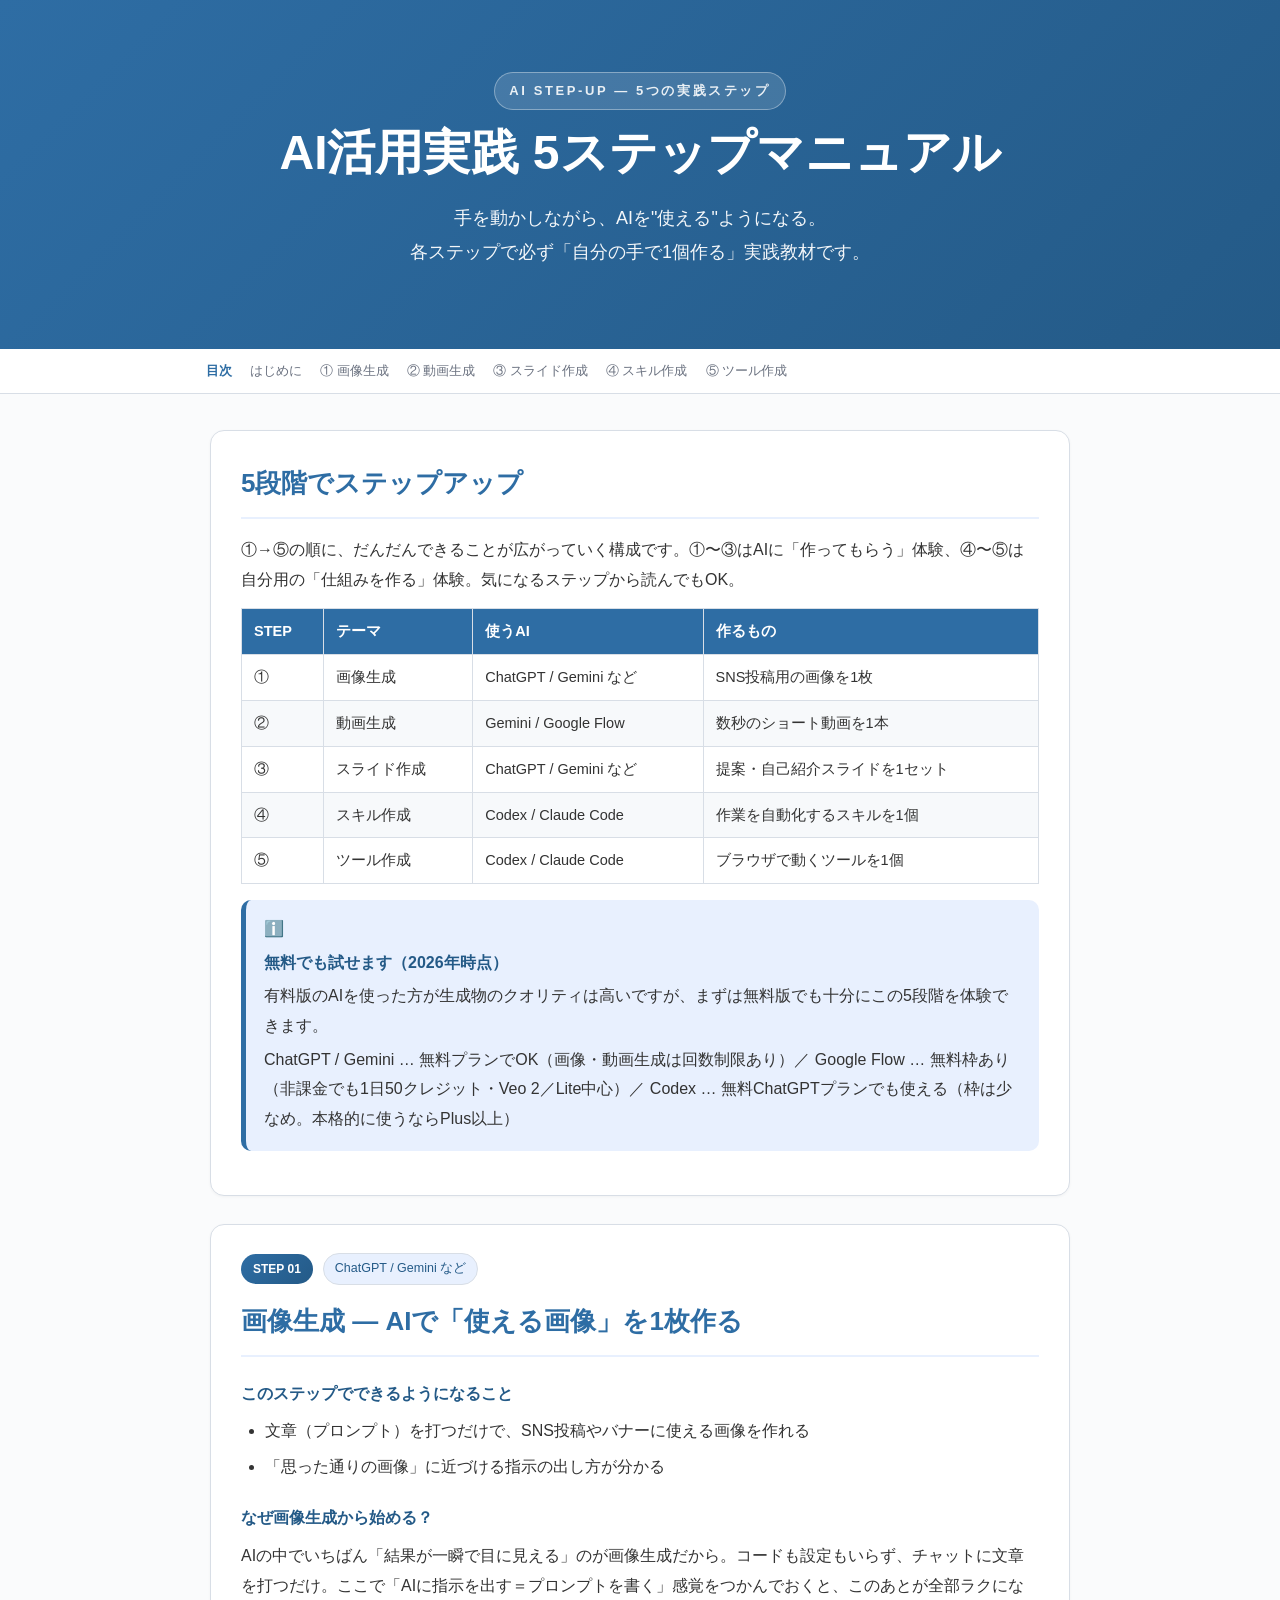
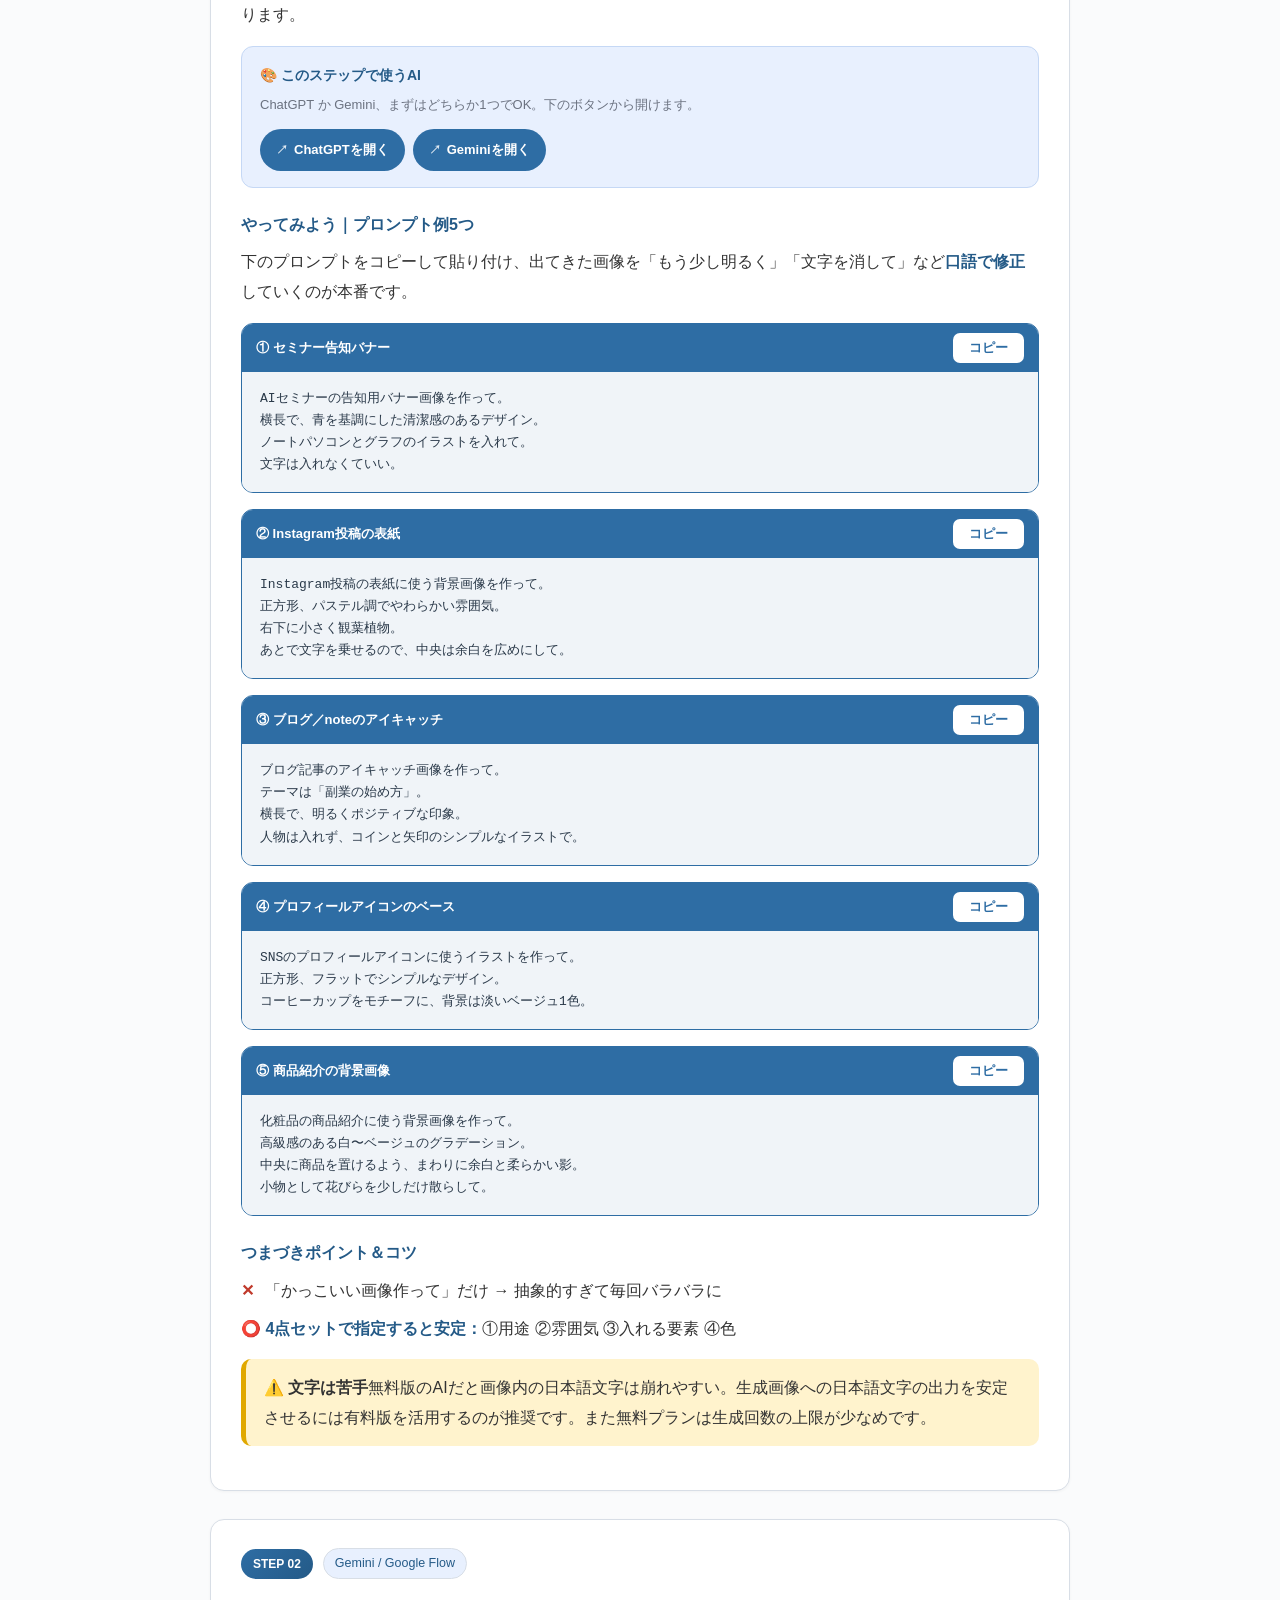
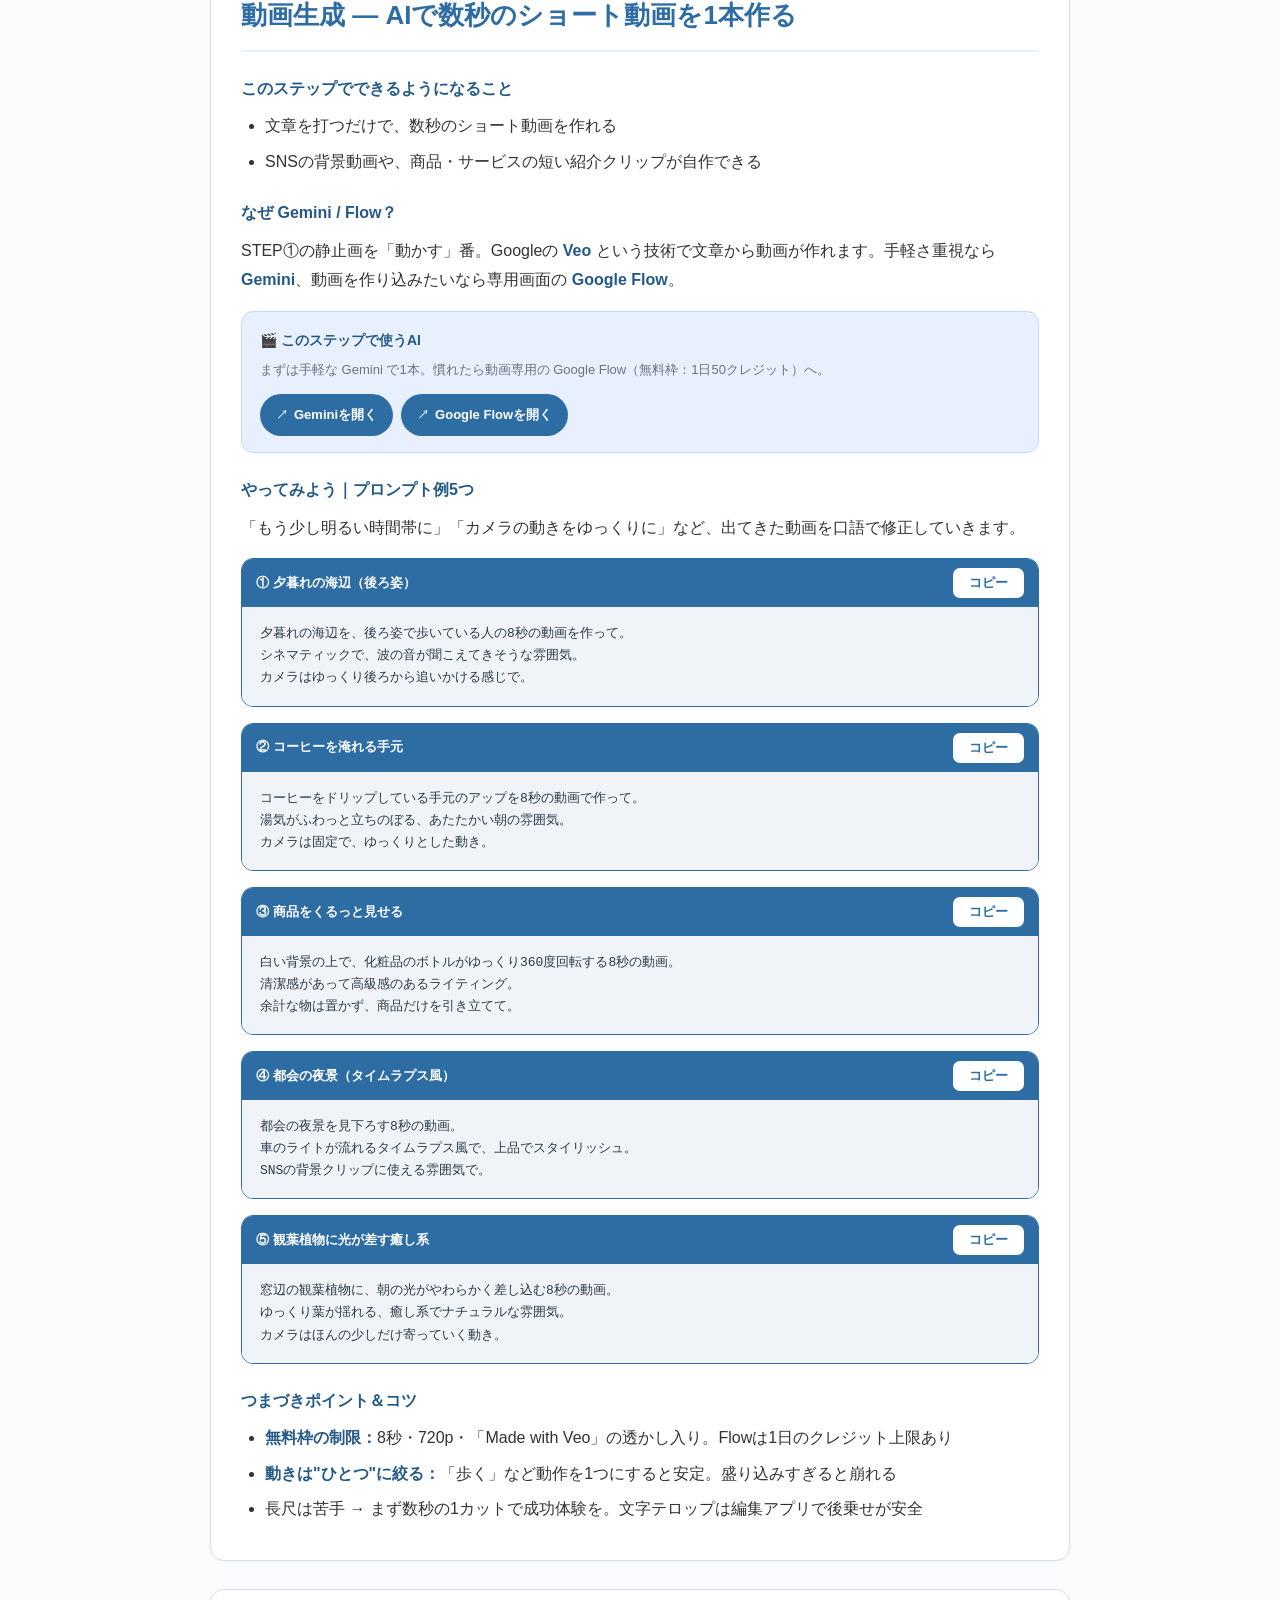
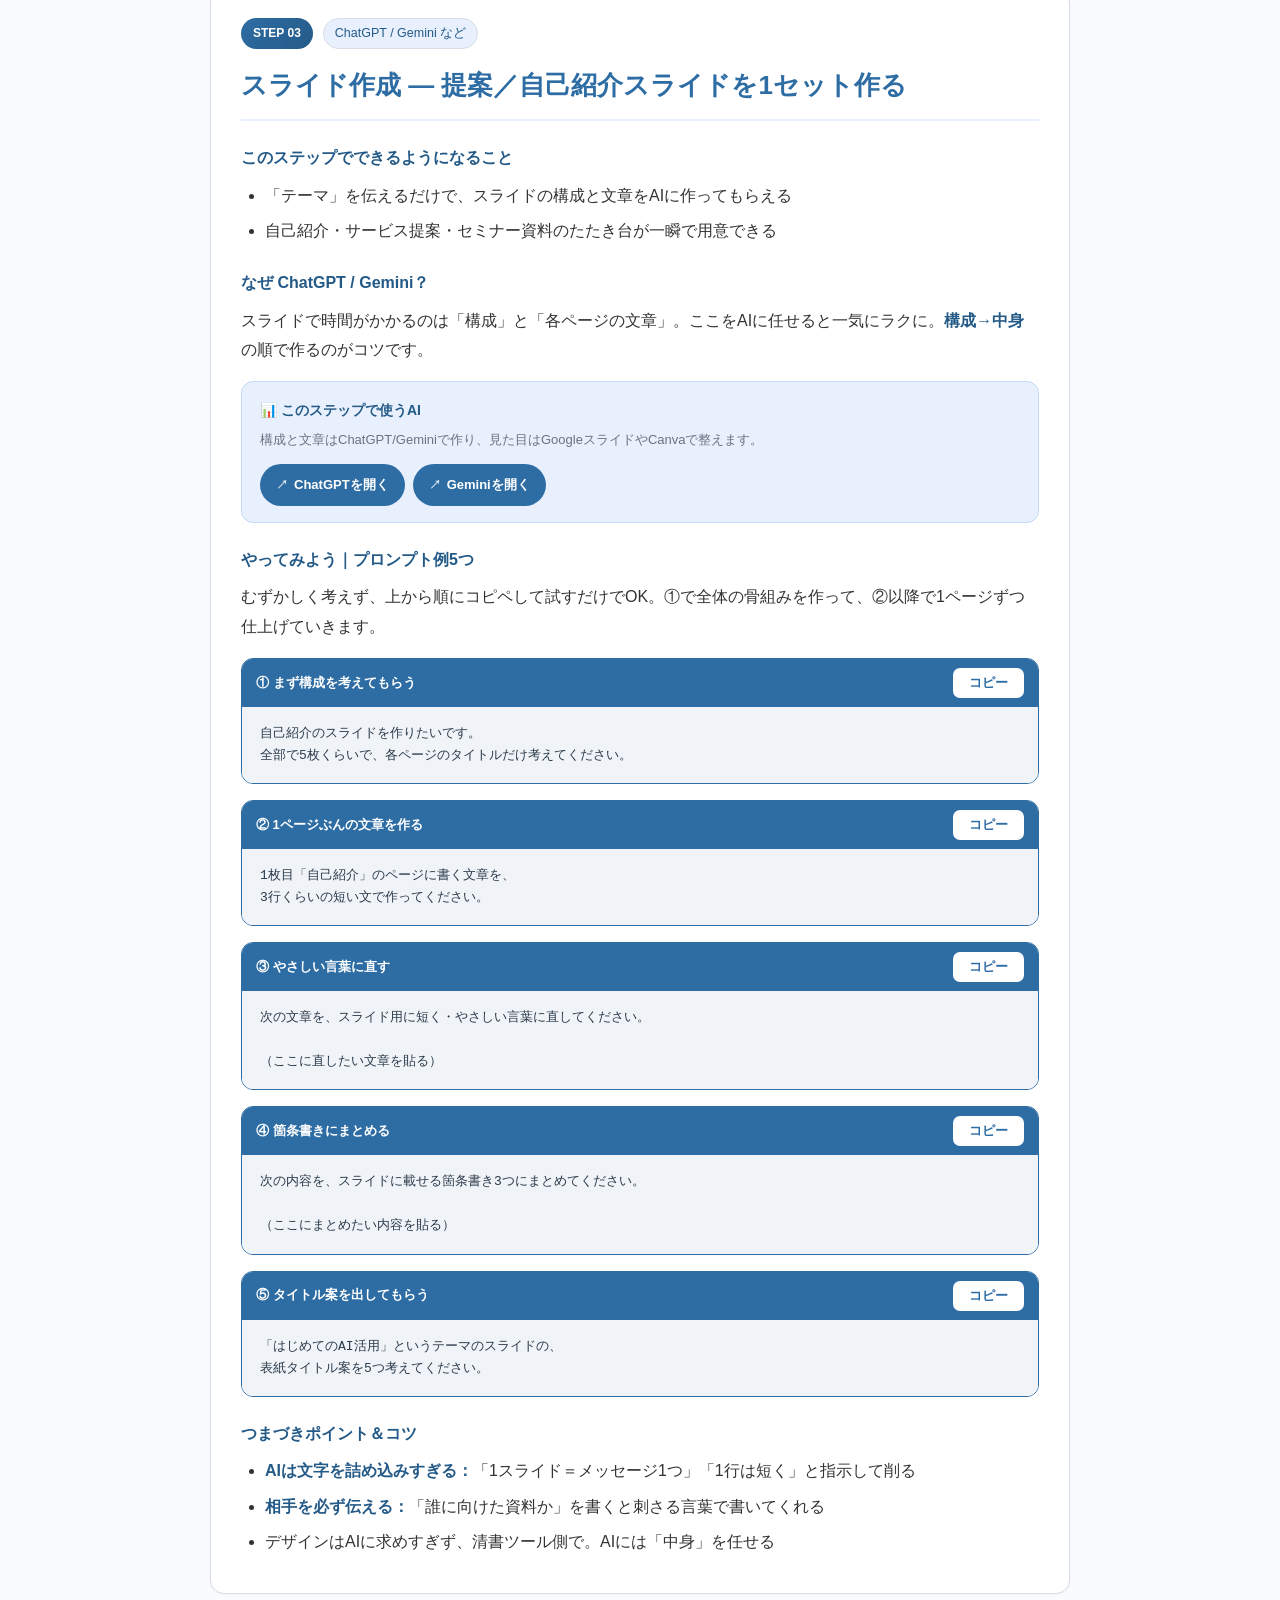
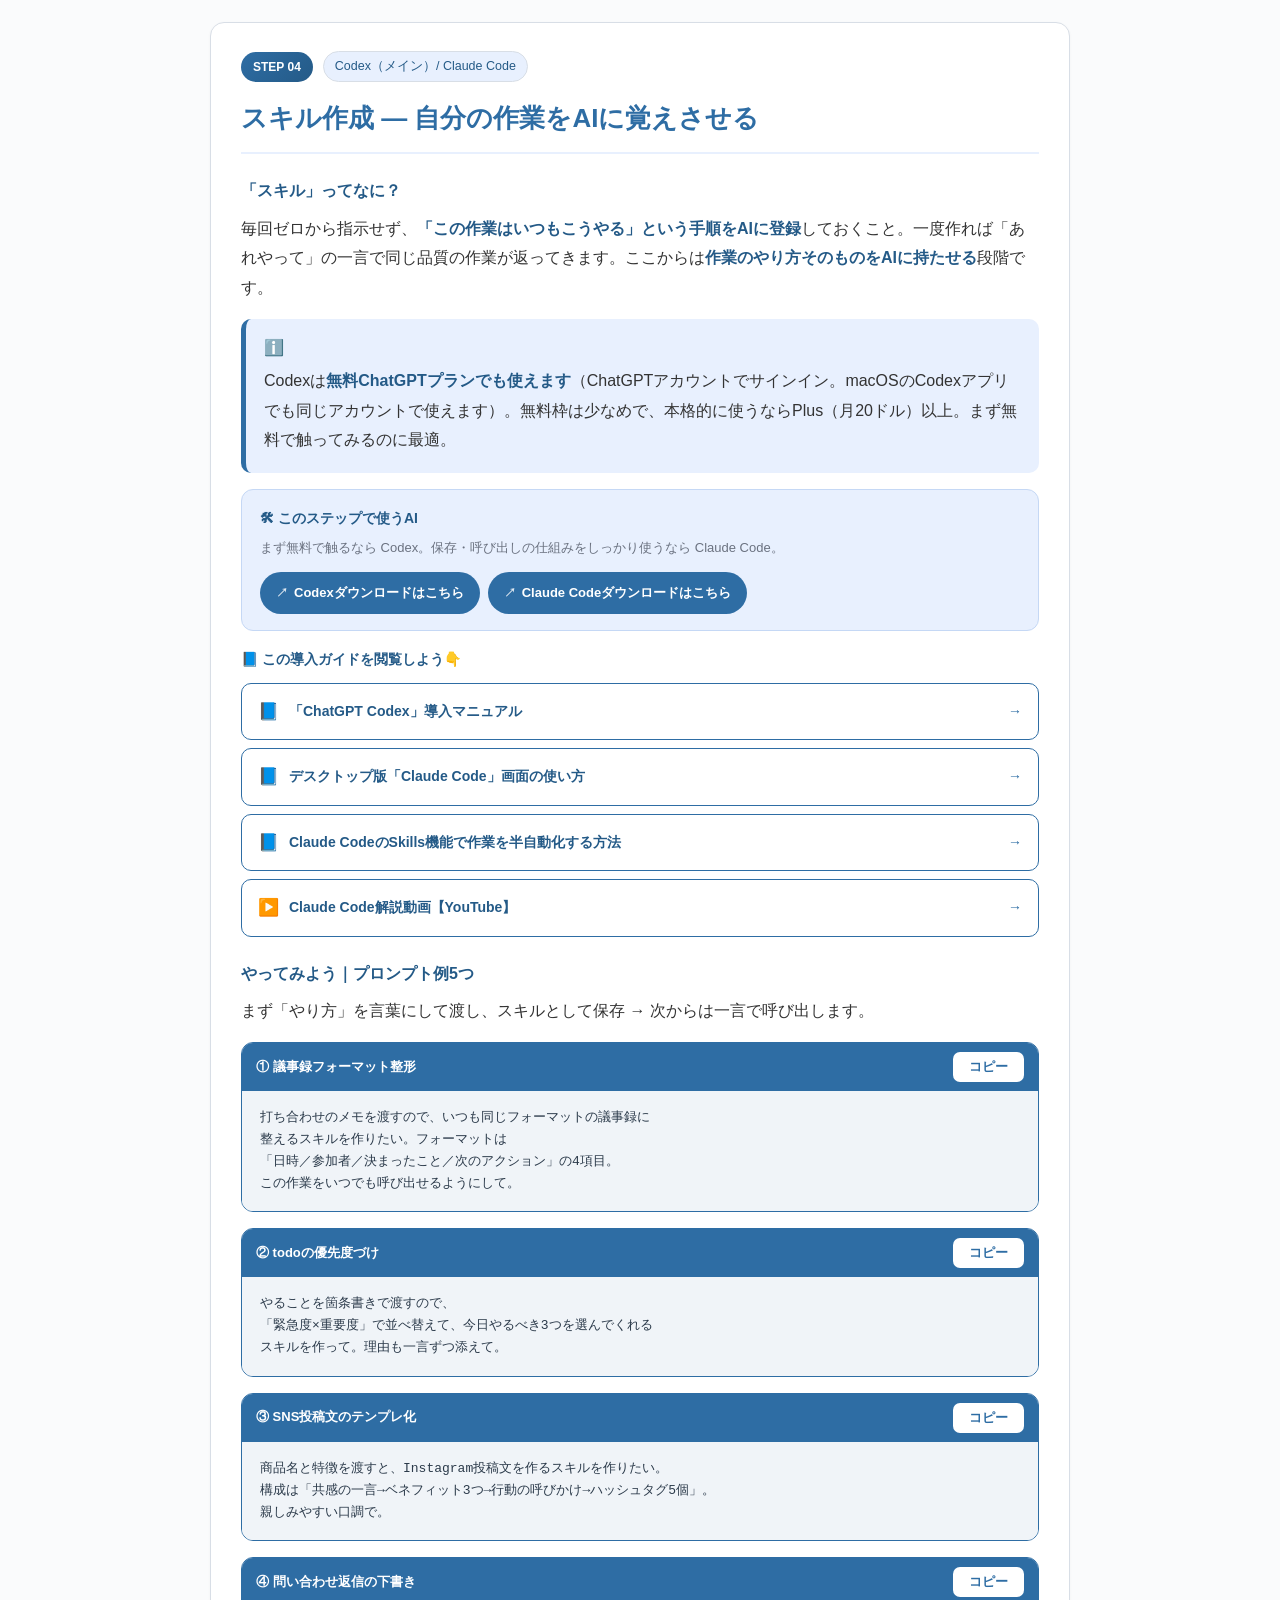
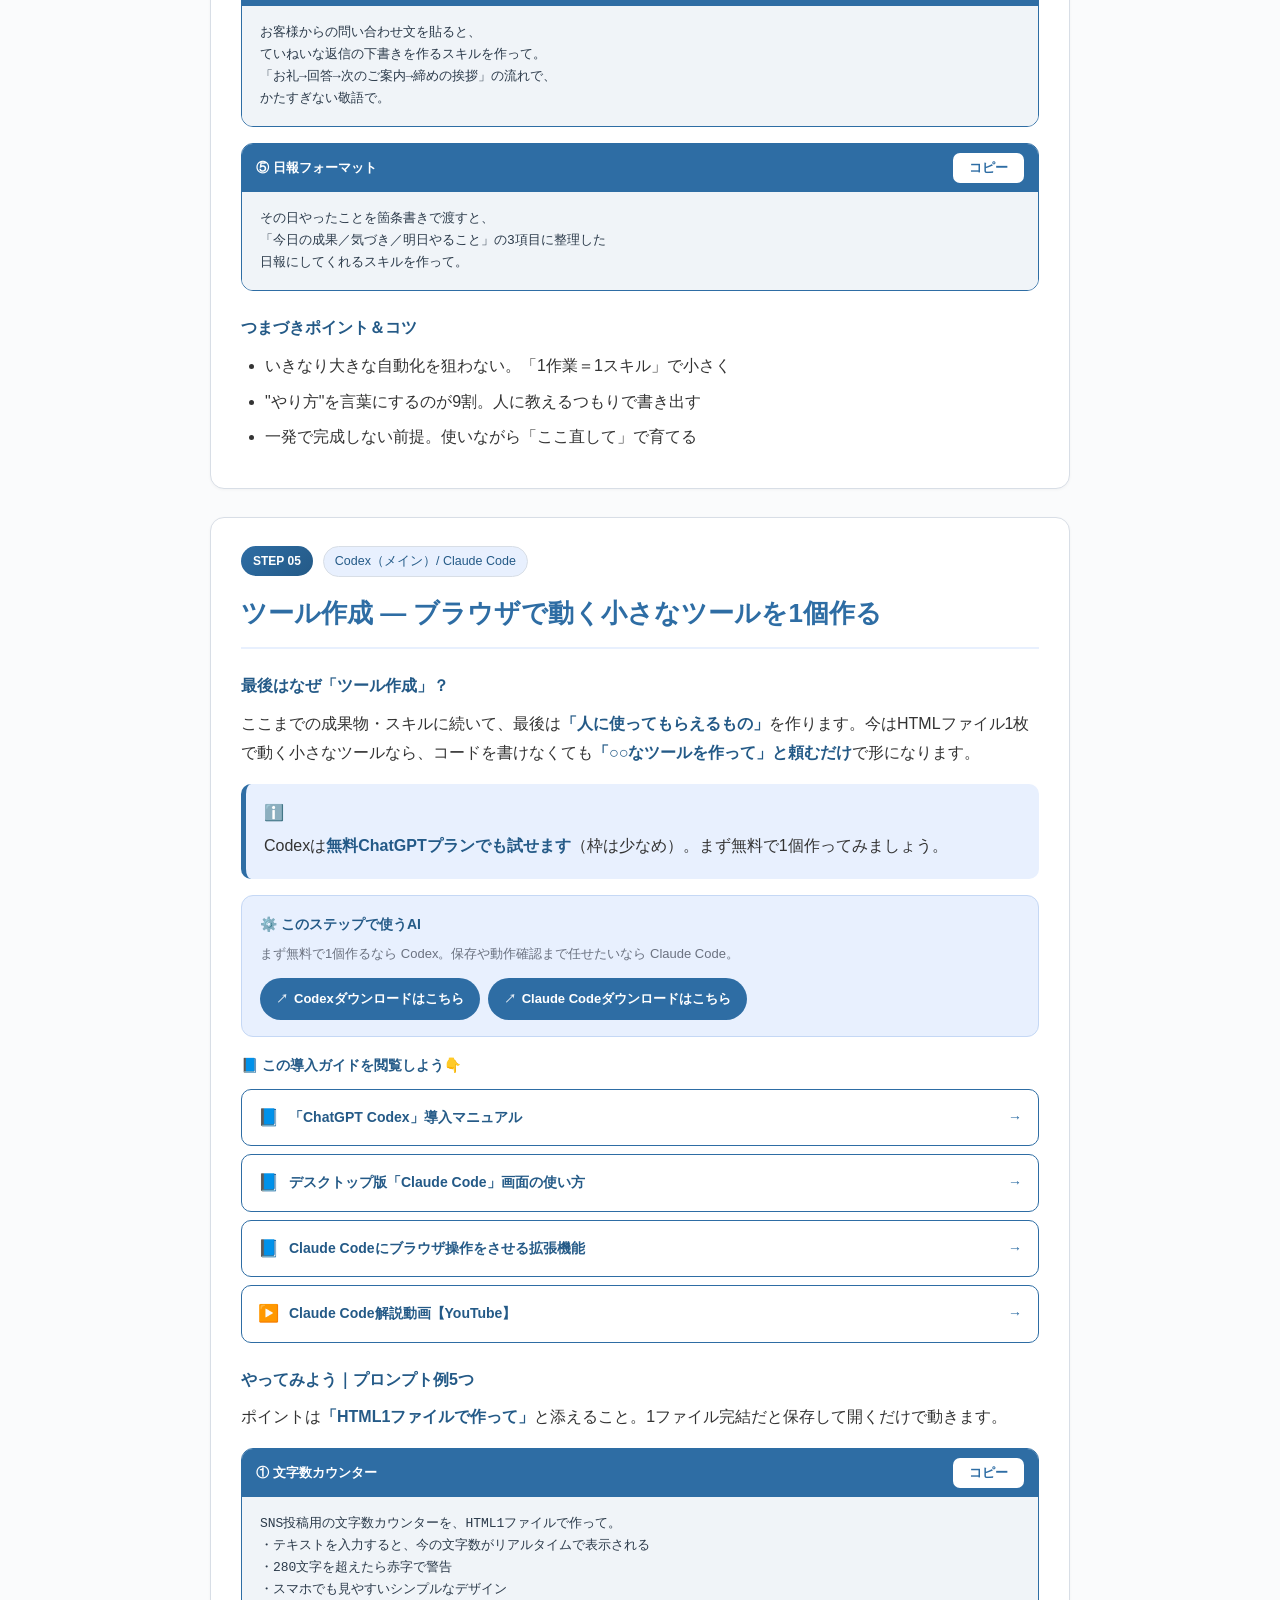
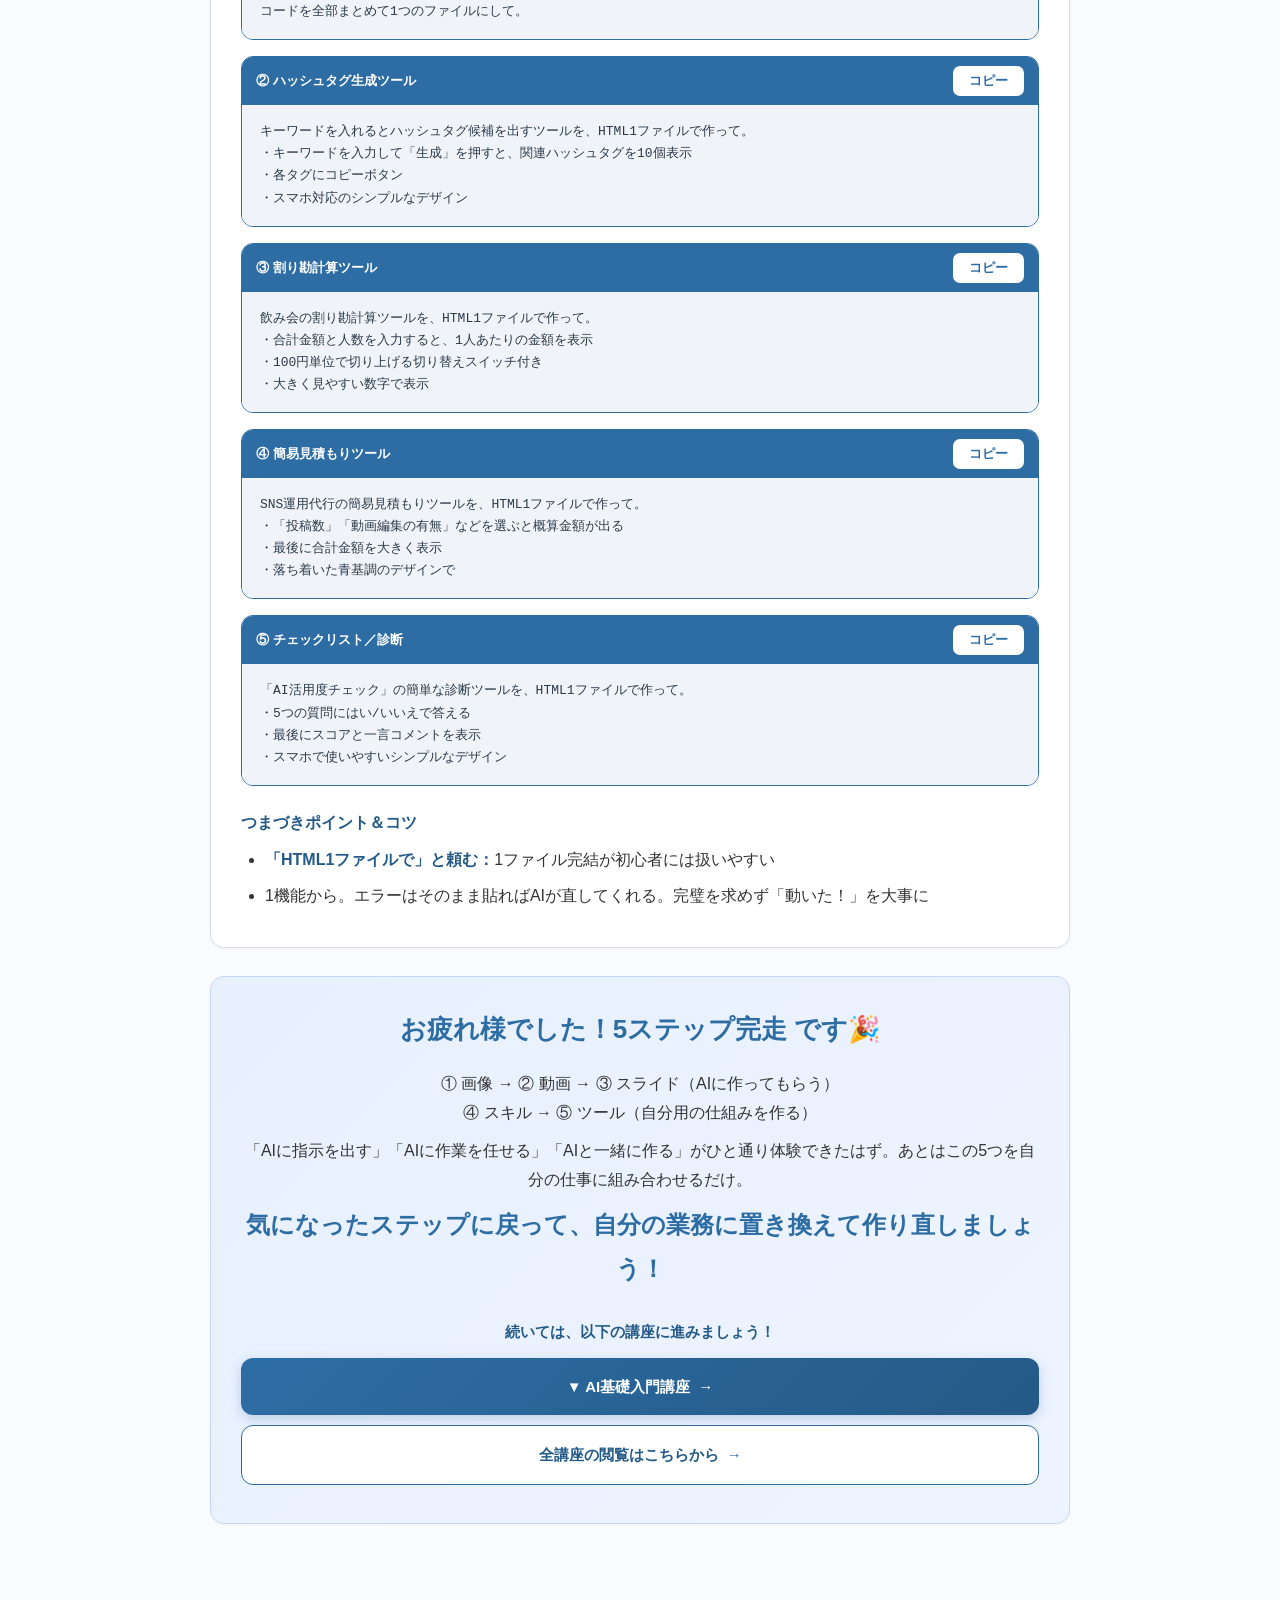
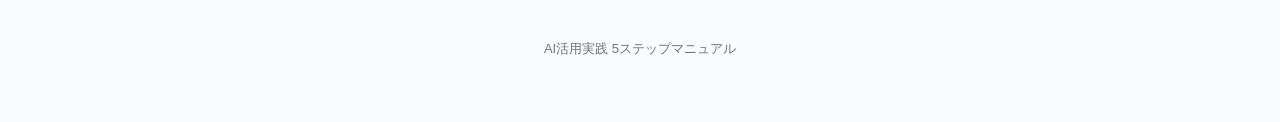
<file: index.html>
<!DOCTYPE html>
<html lang="ja">
<head>
<meta charset="UTF-8">
<meta name="viewport" content="width=device-width, initial-scale=1.0">
<title>AI活用実践 5ステップマニュアル｜手を動かしながらAIを"使える"ようになる</title>
<meta name="description" content="画像生成→動画生成→スライド作成→スキル作成→ツール作成。ChatGPT・Gemini・Codex・Claude Codeを使って、初心者が順番に手を動かしながらAIを身につける実践マニュアル。">
<link rel="stylesheet" href="styles.css">
</head>
<body>

<header class="hero">
  <div class="hero-inner">
    <span class="eyebrow">AI STEP-UP — 5つの実践ステップ</span>
    <h1>AI活用実践 5ステップマニュアル</h1>
    <p class="subtitle">手を動かしながら、AIを"使える"ようになる。<br>各ステップで必ず「自分の手で1個作る」実践教材です。</p>
  </div>
</header>

<nav class="toc">
  <div class="toc-inner">
    <span class="toc-title">目次</span>
    <a href="#intro">はじめに</a>
    <a href="#step1">① 画像生成</a>
    <a href="#step2">② 動画生成</a>
    <a href="#step3">③ スライド作成</a>
    <a href="#step4">④ スキル作成</a>
    <a href="#step5">⑤ ツール作成</a>
  </div>
</nav>

<main class="content">

  <!-- イントロ -->
  <section class="block" id="intro">
    <h2>5段階でステップアップ</h2>
    <p>①→⑤の順に、だんだんできることが広がっていく構成です。①〜③はAIに「作ってもらう」体験、④〜⑤は自分用の「仕組みを作る」体験。気になるステップから読んでもOK。</p>
    <div class="table-wrap">
      <table>
        <thead><tr><th>STEP</th><th>テーマ</th><th>使うAI</th><th>作るもの</th></tr></thead>
        <tbody>
          <tr><td>①</td><td>画像生成</td><td>ChatGPT / Gemini など</td><td>SNS投稿用の画像を1枚</td></tr>
          <tr><td>②</td><td>動画生成</td><td>Gemini / Google Flow</td><td>数秒のショート動画を1本</td></tr>
          <tr><td>③</td><td>スライド作成</td><td>ChatGPT / Gemini など</td><td>提案・自己紹介スライドを1セット</td></tr>
          <tr><td>④</td><td>スキル作成</td><td>Codex / Claude Code</td><td>作業を自動化するスキルを1個</td></tr>
          <tr><td>⑤</td><td>ツール作成</td><td>Codex / Claude Code</td><td>ブラウザで動くツールを1個</td></tr>
        </tbody>
      </table>
    </div>
    <div class="callout info">
      <p><span class="strong">無料でも試せます（2026年時点）</span></p>
      <p>有料版のAIを使った方が生成物のクオリティは高いですが、まずは無料版でも十分にこの5段階を体験できます。</p>
      <p>ChatGPT / Gemini … 無料プランでOK（画像・動画生成は回数制限あり）／ Google Flow … 無料枠あり（非課金でも1日50クレジット・Veo 2／Lite中心）／ Codex … 無料ChatGPTプランでも使える（枠は少なめ。本格的に使うならPlus以上）</p>
    </div>
  </section>

  <!-- STEP1 -->
  <section class="block" id="step1">
    <div class="badge-row"><span class="badge">STEP 01</span><span class="tool-tag">ChatGPT / Gemini など</span></div>
    <h2>画像生成 — AIで「使える画像」を1枚作る</h2>
    <h3>このステップでできるようになること</h3>
    <ul>
      <li>文章（プロンプト）を打つだけで、SNS投稿やバナーに使える画像を作れる</li>
      <li>「思った通りの画像」に近づける指示の出し方が分かる</li>
    </ul>
    <h3>なぜ画像生成から始める？</h3>
    <p>AIの中でいちばん「結果が一瞬で目に見える」のが画像生成だから。コードも設定もいらず、チャットに文章を打つだけ。ここで「AIに指示を出す＝プロンプトを書く」感覚をつかんでおくと、このあとが全部ラクになります。</p>

    <div class="ai-pick">
      <div class="pick-label">🎨 このステップで使うAI</div>
      <div class="pick-note">ChatGPT か Gemini、まずはどちらか1つでOK。下のボタンから開けます。</div>
      <div class="btn-row">
        <a class="ai-btn" href="https://chatgpt.com" target="_blank" rel="noopener">ChatGPTを開く</a>
        <a class="ai-btn" href="https://gemini.google.com" target="_blank" rel="noopener">Geminiを開く</a>
      </div>
    </div>

    <h3>やってみよう｜プロンプト例5つ</h3>
    <p>下のプロンプトをコピーして貼り付け、出てきた画像を「もう少し明るく」「文字を消して」など<span class="strong">口語で修正</span>していくのが本番です。</p>

    <div class="prompt-card">
      <div class="prompt-head"><span>① セミナー告知バナー</span><button class="copy-btn" data-target="p-s1-1">コピー</button></div>
      <pre id="p-s1-1">AIセミナーの告知用バナー画像を作って。
横長で、青を基調にした清潔感のあるデザイン。
ノートパソコンとグラフのイラストを入れて。
文字は入れなくていい。</pre>
    </div>
    <div class="prompt-card">
      <div class="prompt-head"><span>② Instagram投稿の表紙</span><button class="copy-btn" data-target="p-s1-2">コピー</button></div>
      <pre id="p-s1-2">Instagram投稿の表紙に使う背景画像を作って。
正方形、パステル調でやわらかい雰囲気。
右下に小さく観葉植物。
あとで文字を乗せるので、中央は余白を広めにして。</pre>
    </div>
    <div class="prompt-card">
      <div class="prompt-head"><span>③ ブログ／noteのアイキャッチ</span><button class="copy-btn" data-target="p-s1-3">コピー</button></div>
      <pre id="p-s1-3">ブログ記事のアイキャッチ画像を作って。
テーマは「副業の始め方」。
横長で、明るくポジティブな印象。
人物は入れず、コインと矢印のシンプルなイラストで。</pre>
    </div>
    <div class="prompt-card">
      <div class="prompt-head"><span>④ プロフィールアイコンのベース</span><button class="copy-btn" data-target="p-s1-4">コピー</button></div>
      <pre id="p-s1-4">SNSのプロフィールアイコンに使うイラストを作って。
正方形、フラットでシンプルなデザイン。
コーヒーカップをモチーフに、背景は淡いベージュ1色。</pre>
    </div>
    <div class="prompt-card">
      <div class="prompt-head"><span>⑤ 商品紹介の背景画像</span><button class="copy-btn" data-target="p-s1-5">コピー</button></div>
      <pre id="p-s1-5">化粧品の商品紹介に使う背景画像を作って。
高級感のある白〜ベージュのグラデーション。
中央に商品を置けるよう、まわりに余白と柔らかい影。
小物として花びらを少しだけ散らして。</pre>
    </div>

    <h3>つまづきポイント＆コツ</h3>
    <ul class="avoid">
      <li>「かっこいい画像作って」だけ → 抽象的すぎて毎回バラバラに</li>
    </ul>
    <p><span class="strong">⭕ 4点セットで指定すると安定：</span>①用途 ②雰囲気 ③入れる要素 ④色</p>
    <div class="callout warn"><strong>文字は苦手</strong>無料版のAIだと画像内の日本語文字は崩れやすい。生成画像への日本語文字の出力を安定させるには有料版を活用するのが推奨です。また無料プランは生成回数の上限が少なめです。</div>
  </section>

  <!-- STEP2 -->
  <section class="block" id="step2">
    <div class="badge-row"><span class="badge">STEP 02</span><span class="tool-tag">Gemini / Google Flow</span></div>
    <h2>動画生成 — AIで数秒のショート動画を1本作る</h2>
    <h3>このステップでできるようになること</h3>
    <ul>
      <li>文章を打つだけで、数秒のショート動画を作れる</li>
      <li>SNSの背景動画や、商品・サービスの短い紹介クリップが自作できる</li>
    </ul>
    <h3>なぜ Gemini / Flow？</h3>
    <p>STEP①の静止画を「動かす」番。Googleの <span class="strong">Veo</span> という技術で文章から動画が作れます。手軽さ重視なら <span class="strong">Gemini</span>、動画を作り込みたいなら専用画面の <span class="strong">Google Flow</span>。</p>

    <div class="ai-pick">
      <div class="pick-label">🎬 このステップで使うAI</div>
      <div class="pick-note">まずは手軽な Gemini で1本。慣れたら動画専用の Google Flow（無料枠：1日50クレジット）へ。</div>
      <div class="btn-row">
        <a class="ai-btn" href="https://gemini.google.com" target="_blank" rel="noopener">Geminiを開く</a>
        <a class="ai-btn" href="https://labs.google/flow" target="_blank" rel="noopener">Google Flowを開く</a>
      </div>
    </div>

    <h3>やってみよう｜プロンプト例5つ</h3>
    <p>「もう少し明るい時間帯に」「カメラの動きをゆっくりに」など、出てきた動画を口語で修正していきます。</p>

    <div class="prompt-card">
      <div class="prompt-head"><span>① 夕暮れの海辺（後ろ姿）</span><button class="copy-btn" data-target="p-s2-1">コピー</button></div>
      <pre id="p-s2-1">夕暮れの海辺を、後ろ姿で歩いている人の8秒の動画を作って。
シネマティックで、波の音が聞こえてきそうな雰囲気。
カメラはゆっくり後ろから追いかける感じで。</pre>
    </div>
    <div class="prompt-card">
      <div class="prompt-head"><span>② コーヒーを淹れる手元</span><button class="copy-btn" data-target="p-s2-2">コピー</button></div>
      <pre id="p-s2-2">コーヒーをドリップしている手元のアップを8秒の動画で作って。
湯気がふわっと立ちのぼる、あたたかい朝の雰囲気。
カメラは固定で、ゆっくりとした動き。</pre>
    </div>
    <div class="prompt-card">
      <div class="prompt-head"><span>③ 商品をくるっと見せる</span><button class="copy-btn" data-target="p-s2-3">コピー</button></div>
      <pre id="p-s2-3">白い背景の上で、化粧品のボトルがゆっくり360度回転する8秒の動画。
清潔感があって高級感のあるライティング。
余計な物は置かず、商品だけを引き立てて。</pre>
    </div>
    <div class="prompt-card">
      <div class="prompt-head"><span>④ 都会の夜景（タイムラプス風）</span><button class="copy-btn" data-target="p-s2-4">コピー</button></div>
      <pre id="p-s2-4">都会の夜景を見下ろす8秒の動画。
車のライトが流れるタイムラプス風で、上品でスタイリッシュ。
SNSの背景クリップに使える雰囲気で。</pre>
    </div>
    <div class="prompt-card">
      <div class="prompt-head"><span>⑤ 観葉植物に光が差す癒し系</span><button class="copy-btn" data-target="p-s2-5">コピー</button></div>
      <pre id="p-s2-5">窓辺の観葉植物に、朝の光がやわらかく差し込む8秒の動画。
ゆっくり葉が揺れる、癒し系でナチュラルな雰囲気。
カメラはほんの少しだけ寄っていく動き。</pre>
    </div>

    <h3>つまづきポイント＆コツ</h3>
    <ul>
      <li><span class="strong">無料枠の制限：</span>8秒・720p・「Made with Veo」の透かし入り。Flowは1日のクレジット上限あり</li>
      <li><span class="strong">動きは"ひとつ"に絞る：</span>「歩く」など動作を1つにすると安定。盛り込みすぎると崩れる</li>
      <li>長尺は苦手 → まず数秒の1カットで成功体験を。文字テロップは編集アプリで後乗せが安全</li>
    </ul>
  </section>

  <!-- STEP3 -->
  <section class="block" id="step3">
    <div class="badge-row"><span class="badge">STEP 03</span><span class="tool-tag">ChatGPT / Gemini など</span></div>
    <h2>スライド作成 — 提案／自己紹介スライドを1セット作る</h2>
    <h3>このステップでできるようになること</h3>
    <ul>
      <li>「テーマ」を伝えるだけで、スライドの構成と文章をAIに作ってもらえる</li>
      <li>自己紹介・サービス提案・セミナー資料のたたき台が一瞬で用意できる</li>
    </ul>
    <h3>なぜ ChatGPT / Gemini？</h3>
    <p>スライドで時間がかかるのは「構成」と「各ページの文章」。ここをAIに任せると一気にラクに。<span class="strong">構成→中身</span>の順で作るのがコツです。</p>

    <div class="ai-pick">
      <div class="pick-label">📊 このステップで使うAI</div>
      <div class="pick-note">構成と文章はChatGPT/Geminiで作り、見た目はGoogleスライドやCanvaで整えます。</div>
      <div class="btn-row">
        <a class="ai-btn" href="https://chatgpt.com" target="_blank" rel="noopener">ChatGPTを開く</a>
        <a class="ai-btn" href="https://gemini.google.com" target="_blank" rel="noopener">Geminiを開く</a>
      </div>
    </div>

    <h3>やってみよう｜プロンプト例5つ</h3>
    <p>むずかしく考えず、上から順にコピペして試すだけでOK。①で全体の骨組みを作って、②以降で1ページずつ仕上げていきます。</p>

    <div class="prompt-card">
      <div class="prompt-head"><span>① まず構成を考えてもらう</span><button class="copy-btn" data-target="p-s3-1">コピー</button></div>
      <pre id="p-s3-1">自己紹介のスライドを作りたいです。
全部で5枚くらいで、各ページのタイトルだけ考えてください。</pre>
    </div>
    <div class="prompt-card">
      <div class="prompt-head"><span>② 1ページぶんの文章を作る</span><button class="copy-btn" data-target="p-s3-2">コピー</button></div>
      <pre id="p-s3-2">1枚目「自己紹介」のページに書く文章を、
3行くらいの短い文で作ってください。</pre>
    </div>
    <div class="prompt-card">
      <div class="prompt-head"><span>③ やさしい言葉に直す</span><button class="copy-btn" data-target="p-s3-3">コピー</button></div>
      <pre id="p-s3-3">次の文章を、スライド用に短く・やさしい言葉に直してください。

（ここに直したい文章を貼る）</pre>
    </div>
    <div class="prompt-card">
      <div class="prompt-head"><span>④ 箇条書きにまとめる</span><button class="copy-btn" data-target="p-s3-4">コピー</button></div>
      <pre id="p-s3-4">次の内容を、スライドに載せる箇条書き3つにまとめてください。

（ここにまとめたい内容を貼る）</pre>
    </div>
    <div class="prompt-card">
      <div class="prompt-head"><span>⑤ タイトル案を出してもらう</span><button class="copy-btn" data-target="p-s3-5">コピー</button></div>
      <pre id="p-s3-5">「はじめてのAI活用」というテーマのスライドの、
表紙タイトル案を5つ考えてください。</pre>
    </div>

    <h3>つまづきポイント＆コツ</h3>
    <ul>
      <li><span class="strong">AIは文字を詰め込みすぎる：</span>「1スライド＝メッセージ1つ」「1行は短く」と指示して削る</li>
      <li><span class="strong">相手を必ず伝える：</span>「誰に向けた資料か」を書くと刺さる言葉で書いてくれる</li>
      <li>デザインはAIに求めすぎず、清書ツール側で。AIには「中身」を任せる</li>
    </ul>
  </section>

  <!-- STEP4 -->
  <section class="block" id="step4">
    <div class="badge-row"><span class="badge">STEP 04</span><span class="tool-tag">Codex（メイン）/ Claude Code</span></div>
    <h2>スキル作成 — 自分の作業をAIに覚えさせる</h2>
    <h3>「スキル」ってなに？</h3>
    <p>毎回ゼロから指示せず、<span class="strong">「この作業はいつもこうやる」という手順をAIに登録</span>しておくこと。一度作れば「あれやって」の一言で同じ品質の作業が返ってきます。ここからは<span class="strong">作業のやり方そのものをAIに持たせる</span>段階です。</p>
    <div class="callout info"><p>Codexは<span class="strong">無料ChatGPTプランでも使えます</span>（ChatGPTアカウントでサインイン。macOSのCodexアプリでも同じアカウントで使えます）。無料枠は少なめで、本格的に使うならPlus（月20ドル）以上。まず無料で触ってみるのに最適。</p></div>

    <div class="ai-pick">
      <div class="pick-label">🛠 このステップで使うAI</div>
      <div class="pick-note">まず無料で触るなら Codex。保存・呼び出しの仕組みをしっかり使うなら Claude Code。</div>
      <div class="btn-row">
        <a class="ai-btn" href="https://chatgpt.com/codex" target="_blank" rel="noopener">Codexダウンロードはこちら</a>
        <a class="ai-btn" href="https://claude.com/download" target="_blank" rel="noopener">Claude Codeダウンロードはこちら</a>
      </div>
    </div>

    <div class="guides">
      <div class="pick-label">📘 この導入ガイドを閲覧しよう👇️</div>
      <a class="guide-btn" href="https://ryoya9595.github.io/codex-ai-secretary-manual-client/" target="_blank" rel="noopener">「ChatGPT Codex」導入マニュアル<span class="arrow">→</span></a>
      <a class="guide-btn" href="https://utage-system.com/members/zT66X07UciKh/course/uPGqpwg0Y5U0/lesson/OoQTzL6Q9vS5" target="_blank" rel="noopener">デスクトップ版「Claude Code」画面の使い方<span class="arrow">→</span></a>
      <a class="guide-btn" href="https://utage-system.com/members/zT66X07UciKh/course/uPGqpwg0Y5U0/lesson/yFdA09X26WuR" target="_blank" rel="noopener">Claude CodeのSkills機能で作業を半自動化する方法<span class="arrow">→</span></a>
      <a class="guide-btn video" href="https://youtu.be/F1JFCT05Vs0?si=J3fJqLiZ8pHC8FXD" target="_blank" rel="noopener">Claude Code解説動画【YouTube】<span class="arrow">→</span></a>
    </div>

    <h3>やってみよう｜プロンプト例5つ</h3>
    <p>まず「やり方」を言葉にして渡し、スキルとして保存 → 次からは一言で呼び出します。</p>

    <div class="prompt-card">
      <div class="prompt-head"><span>① 議事録フォーマット整形</span><button class="copy-btn" data-target="p-s4-1">コピー</button></div>
      <pre id="p-s4-1">打ち合わせのメモを渡すので、いつも同じフォーマットの議事録に
整えるスキルを作りたい。フォーマットは
「日時／参加者／決まったこと／次のアクション」の4項目。
この作業をいつでも呼び出せるようにして。</pre>
    </div>
    <div class="prompt-card">
      <div class="prompt-head"><span>② todoの優先度づけ</span><button class="copy-btn" data-target="p-s4-2">コピー</button></div>
      <pre id="p-s4-2">やることを箇条書きで渡すので、
「緊急度×重要度」で並べ替えて、今日やるべき3つを選んでくれる
スキルを作って。理由も一言ずつ添えて。</pre>
    </div>
    <div class="prompt-card">
      <div class="prompt-head"><span>③ SNS投稿文のテンプレ化</span><button class="copy-btn" data-target="p-s4-3">コピー</button></div>
      <pre id="p-s4-3">商品名と特徴を渡すと、Instagram投稿文を作るスキルを作りたい。
構成は「共感の一言→ベネフィット3つ→行動の呼びかけ→ハッシュタグ5個」。
親しみやすい口調で。</pre>
    </div>
    <div class="prompt-card">
      <div class="prompt-head"><span>④ 問い合わせ返信の下書き</span><button class="copy-btn" data-target="p-s4-4">コピー</button></div>
      <pre id="p-s4-4">お客様からの問い合わせ文を貼ると、
ていねいな返信の下書きを作るスキルを作って。
「お礼→回答→次のご案内→締めの挨拶」の流れで、
かたすぎない敬語で。</pre>
    </div>
    <div class="prompt-card">
      <div class="prompt-head"><span>⑤ 日報フォーマット</span><button class="copy-btn" data-target="p-s4-5">コピー</button></div>
      <pre id="p-s4-5">その日やったことを箇条書きで渡すと、
「今日の成果／気づき／明日やること」の3項目に整理した
日報にしてくれるスキルを作って。</pre>
    </div>

    <h3>つまづきポイント＆コツ</h3>
    <ul>
      <li>いきなり大きな自動化を狙わない。「1作業＝1スキル」で小さく</li>
      <li>"やり方"を言葉にするのが9割。人に教えるつもりで書き出す</li>
      <li>一発で完成しない前提。使いながら「ここ直して」で育てる</li>
    </ul>
  </section>

  <!-- STEP5 -->
  <section class="block" id="step5">
    <div class="badge-row"><span class="badge">STEP 05</span><span class="tool-tag">Codex（メイン）/ Claude Code</span></div>
    <h2>ツール作成 — ブラウザで動く小さなツールを1個作る</h2>
    <h3>最後はなぜ「ツール作成」？</h3>
    <p>ここまでの成果物・スキルに続いて、最後は<span class="strong">「人に使ってもらえるもの」</span>を作ります。今はHTMLファイル1枚で動く小さなツールなら、コードを書けなくても<span class="strong">「○○なツールを作って」と頼むだけ</span>で形になります。</p>
    <div class="callout info"><p>Codexは<span class="strong">無料ChatGPTプランでも試せます</span>（枠は少なめ）。まず無料で1個作ってみましょう。</p></div>

    <div class="ai-pick">
      <div class="pick-label">⚙️ このステップで使うAI</div>
      <div class="pick-note">まず無料で1個作るなら Codex。保存や動作確認まで任せたいなら Claude Code。</div>
      <div class="btn-row">
        <a class="ai-btn" href="https://chatgpt.com/codex" target="_blank" rel="noopener">Codexダウンロードはこちら</a>
        <a class="ai-btn" href="https://claude.com/download" target="_blank" rel="noopener">Claude Codeダウンロードはこちら</a>
      </div>
    </div>

    <div class="guides">
      <div class="pick-label">📘 この導入ガイドを閲覧しよう👇️</div>
      <a class="guide-btn" href="https://ryoya9595.github.io/codex-ai-secretary-manual-client/" target="_blank" rel="noopener">「ChatGPT Codex」導入マニュアル<span class="arrow">→</span></a>
      <a class="guide-btn" href="https://utage-system.com/members/zT66X07UciKh/course/uPGqpwg0Y5U0/lesson/OoQTzL6Q9vS5" target="_blank" rel="noopener">デスクトップ版「Claude Code」画面の使い方<span class="arrow">→</span></a>
      <a class="guide-btn" href="https://utage-system.com/members/zT66X07UciKh/course/uPGqpwg0Y5U0/lesson/9z2mD9nzUimP" target="_blank" rel="noopener">Claude Codeにブラウザ操作をさせる拡張機能<span class="arrow">→</span></a>
      <a class="guide-btn video" href="https://youtu.be/F1JFCT05Vs0?si=J3fJqLiZ8pHC8FXD" target="_blank" rel="noopener">Claude Code解説動画【YouTube】<span class="arrow">→</span></a>
    </div>

    <h3>やってみよう｜プロンプト例5つ</h3>
    <p>ポイントは<span class="strong">「HTML1ファイルで作って」</span>と添えること。1ファイル完結だと保存して開くだけで動きます。</p>

    <div class="prompt-card">
      <div class="prompt-head"><span>① 文字数カウンター</span><button class="copy-btn" data-target="p-s5-1">コピー</button></div>
      <pre id="p-s5-1">SNS投稿用の文字数カウンターを、HTML1ファイルで作って。
・テキストを入力すると、今の文字数がリアルタイムで表示される
・280文字を超えたら赤字で警告
・スマホでも見やすいシンプルなデザイン
コードを全部まとめて1つのファイルにして。</pre>
    </div>
    <div class="prompt-card">
      <div class="prompt-head"><span>② ハッシュタグ生成ツール</span><button class="copy-btn" data-target="p-s5-2">コピー</button></div>
      <pre id="p-s5-2">キーワードを入れるとハッシュタグ候補を出すツールを、HTML1ファイルで作って。
・キーワードを入力して「生成」を押すと、関連ハッシュタグを10個表示
・各タグにコピーボタン
・スマホ対応のシンプルなデザイン</pre>
    </div>
    <div class="prompt-card">
      <div class="prompt-head"><span>③ 割り勘計算ツール</span><button class="copy-btn" data-target="p-s5-3">コピー</button></div>
      <pre id="p-s5-3">飲み会の割り勘計算ツールを、HTML1ファイルで作って。
・合計金額と人数を入力すると、1人あたりの金額を表示
・100円単位で切り上げる切り替えスイッチ付き
・大きく見やすい数字で表示</pre>
    </div>
    <div class="prompt-card">
      <div class="prompt-head"><span>④ 簡易見積もりツール</span><button class="copy-btn" data-target="p-s5-4">コピー</button></div>
      <pre id="p-s5-4">SNS運用代行の簡易見積もりツールを、HTML1ファイルで作って。
・「投稿数」「動画編集の有無」などを選ぶと概算金額が出る
・最後に合計金額を大きく表示
・落ち着いた青基調のデザインで</pre>
    </div>
    <div class="prompt-card">
      <div class="prompt-head"><span>⑤ チェックリスト／診断</span><button class="copy-btn" data-target="p-s5-5">コピー</button></div>
      <pre id="p-s5-5">「AI活用度チェック」の簡単な診断ツールを、HTML1ファイルで作って。
・5つの質問にはい/いいえで答える
・最後にスコアと一言コメントを表示
・スマホで使いやすいシンプルなデザイン</pre>
    </div>

    <h3>つまづきポイント＆コツ</h3>
    <ul>
      <li><span class="strong">「HTML1ファイルで」と頼む：</span>1ファイル完結が初心者には扱いやすい</li>
      <li>1機能から。エラーはそのまま貼ればAIが直してくれる。完璧を求めず「動いた！」を大事に</li>
    </ul>
  </section>

  <!-- 完走 -->
  <section class="block finish">
    <h2>お疲れ様でした！5ステップ完走 です🎉</h2>
    <p>① 画像 → ② 動画 → ③ スライド（AIに作ってもらう）<br>④ スキル → ⑤ ツール（自分用の仕組みを作る）</p>
    <p>「AIに指示を出す」「AIに作業を任せる」「AIと一緒に作る」がひと通り体験できたはず。あとはこの5つを自分の仕事に組み合わせるだけ。</p>
    <p class="closing-line">気になったステップに戻って、自分の業務に置き換えて作り直しましょう！</p>

    <div class="next-courses">
      <div class="nc-title">続いては、以下の講座に進みましょう！</div>
      <a class="course-btn" href="https://utage-system.com/members/zT66X07UciKh/course/uPGqpwg0Y5U0" target="_blank" rel="noopener">▼ AI基礎入門講座<span class="arrow">→</span></a>
      <a class="course-btn all" href="https://utage-system.com/members/zT66X07UciKh/home" target="_blank" rel="noopener">全講座の閲覧はこちらから<span class="arrow">→</span></a>
    </div>
  </section>

</main>

<footer class="site-footer">
  <p>AI活用実践 5ステップマニュアル</p>
</footer>

<script src="script.js"></script>
</body>
</html>
</file>
<file: styles.css>
:root {
  --blue: #2e6da4;
  --blue-dark: #245a87;
  --light-blue: #e8f0fe;
  --prompt-bg: #f0f4f8;
  --yellow-bg: #fff3cd;
  --yellow-line: #e0a800;
  --dark: #333;
  --muted: #6b7280;
  --border: #d8dee6;
}

* { box-sizing: border-box; }
html { scroll-behavior: smooth; }
body {
  margin: 0;
  font-family: -apple-system, BlinkMacSystemFont, "Hiragino Sans",
    "Hiragino Kaku Gothic ProN", "Noto Sans JP", "Yu Gothic", Meiryo, Arial, sans-serif;
  color: var(--dark);
  line-height: 1.85;
  background: #fafbfc;
}

/* ===== Hero ===== */
.hero {
  background: linear-gradient(135deg, var(--blue) 0%, var(--blue-dark) 100%);
  color: #fff;
  padding: 72px 24px 80px;
  text-align: center;
}
.hero-inner { max-width: 760px; margin: 0 auto; }
.eyebrow {
  letter-spacing: 0.2em; font-weight: 700; font-size: 13px;
  opacity: 0.9; margin: 0 0 12px;
  display: inline-block; border: 1px solid rgba(255,255,255,.4);
  background: rgba(255,255,255,.14); padding: 6px 14px; border-radius: 999px;
}
.hero h1 { font-size: clamp(28px, 6vw, 48px); line-height: 1.3; margin: 0 0 18px; font-weight: 800; }
.subtitle { font-size: clamp(15px, 2.4vw, 18px); opacity: 0.95; margin: 0 auto; max-width: 600px; }

/* ===== TOC ===== */
.toc {
  position: sticky; top: 0; z-index: 10;
  background: rgba(255, 255, 255, 0.94);
  backdrop-filter: blur(8px);
  border-bottom: 1px solid var(--border);
}
.toc-inner {
  max-width: 900px; margin: 0 auto; padding: 10px 16px;
  display: flex; gap: 8px 18px; flex-wrap: wrap; align-items: center; font-size: 13px;
}
.toc-title { font-weight: 700; color: var(--blue); }
.toc a { color: var(--muted); text-decoration: none; white-space: nowrap; }
.toc a:hover { color: var(--blue); }

/* ===== Content ===== */
.content { max-width: 900px; margin: 0 auto; padding: 8px 20px 40px; }
.block {
  background: #fff; border: 1px solid var(--border); border-radius: 14px;
  padding: 28px 30px; margin: 28px 0;
  box-shadow: 0 1px 3px rgba(0, 0, 0, 0.04);
  scroll-margin-top: 64px;
}
.block .badge-row { display: flex; align-items: center; gap: 10px; margin-bottom: 12px; flex-wrap: wrap; }
.badge {
  display: inline-block; background: linear-gradient(135deg, var(--blue), var(--blue-dark));
  color: #fff; font-size: 12px; font-weight: 700; padding: 4px 12px; border-radius: 999px;
}
.tool-tag { font-size: 12.5px; color: var(--blue-dark); border: 1px solid var(--border); background: var(--light-blue); border-radius: 999px; padding: 3px 11px; }
.block h2 {
  color: var(--blue); font-size: clamp(20px, 3.4vw, 26px); margin: 0 0 16px;
  padding-bottom: 10px; border-bottom: 2px solid var(--light-blue);
}
.block h3 { color: var(--blue-dark); font-size: 16px; margin: 22px 0 8px; }
.block p { margin: 8px 0; }
.block ul, .block ol { margin: 8px 0; padding-left: 24px; }
.block li { margin: 6px 0; }
.strong { font-weight: 700; color: var(--blue-dark); }
a { color: var(--blue); }

code {
  background: var(--light-blue); color: var(--blue-dark);
  padding: 2px 7px; border-radius: 5px;
  font-family: "SF Mono", "Courier New", monospace; font-size: 0.92em;
}

/* ===== Callouts ===== */
.callout { border-radius: 10px; padding: 14px 18px; margin: 16px 0; }
.callout p { margin: 4px 0; }
.callout.info { background: var(--light-blue); border-left: 5px solid var(--blue); }
.callout.info::before { content: "ℹ️ "; }
.callout.tip { background: var(--light-blue); border-left: 5px solid var(--blue); }
.callout.warn { background: var(--yellow-bg); border-left: 5px solid var(--yellow-line); }
.callout.warn::before { content: "⚠️ "; }

/* ===== Tables ===== */
.table-wrap { overflow-x: auto; margin: 14px 0; }
table { border-collapse: collapse; width: 100%; font-size: 14.5px; }
th, td { border: 1px solid var(--border); padding: 9px 12px; text-align: left; vertical-align: top; }
th { background: var(--blue); color: #fff; font-weight: 700; }
tbody tr:nth-child(even) { background: #f7f9fb; }

/* ===== Prompt card ===== */
.prompt-card { border: 1px solid var(--blue); border-radius: 12px; overflow: hidden; margin: 16px 0; }
.prompt-head {
  display: flex; align-items: center; justify-content: space-between;
  background: var(--blue); color: #fff; padding: 9px 14px; font-size: 13px; font-weight: 700;
}
.copy-btn {
  background: #fff; color: var(--blue); border: none; border-radius: 7px;
  padding: 6px 16px; font-weight: 700; font-size: 13px; cursor: pointer;
  transition: background 0.15s ease, color 0.15s ease;
}
.copy-btn:hover { background: var(--light-blue); }
.copy-btn.copied { background: #2e7d32; color: #fff; }
.prompt-card pre {
  margin: 0; background: var(--prompt-bg); padding: 16px 18px;
  font-family: "SF Mono", "Courier New", monospace; font-size: 13px; line-height: 1.7;
  white-space: pre-wrap; word-break: break-word; color: #2b3a4a;
}

/* ===== Examples ===== */
.example-grid { display: grid; gap: 10px; margin: 10px 0; }
.example {
  background: var(--prompt-bg); border-left: 4px solid var(--blue);
  border-radius: 8px; padding: 10px 14px;
  font-family: "SF Mono", "Courier New", monospace; font-size: 13px; color: #2b3a4a;
}

/* ===== Checklist ===== */
ul.checklist { list-style: none; padding-left: 0; }
ul.checklist li { position: relative; padding-left: 28px; margin: 8px 0; }
ul.checklist li::before {
  content: ""; width: 15px; height: 15px; border: 2px solid var(--blue);
  border-radius: 4px; position: absolute; left: 0; top: 6px;
}

ul.avoid { list-style: none; padding-left: 0; }
ul.avoid li { padding-left: 24px; position: relative; }
ul.avoid li::before { content: "✕"; color: #c0392b; font-weight: 700; position: absolute; left: 0; }

/* ===== Finish ===== */
.finish { text-align: center; background: linear-gradient(135deg, var(--light-blue), #eef4ff); border: 1px solid #c5d8f5; }
.finish h2 { border: none; padding: 0; }
.closing-line { text-align: center; font-weight: 800; color: var(--blue); font-size: clamp(18px, 3vw, 24px); margin-top: 18px; }

/* ===== AI pick (使うAI + ボタン) ===== */
.ai-pick {
  background: var(--light-blue);
  border: 1px solid #c5d8f5;
  border-radius: 12px;
  padding: 16px 18px;
  margin: 16px 0;
}
.ai-pick .pick-label { font-weight: 700; color: var(--blue-dark); font-size: 14px; margin-bottom: 4px; }
.ai-pick .pick-note { font-size: 13px; color: var(--muted); margin-bottom: 12px; }
.btn-row { display: flex; flex-wrap: wrap; gap: 8px; }
.ai-btn {
  display: inline-flex; align-items: center; gap: 6px;
  background: var(--blue); color: #fff; font-weight: 700; font-size: 13px;
  padding: 9px 16px; border-radius: 999px; text-decoration: none;
  transition: background 0.15s ease, transform 0.15s ease;
}
.ai-btn:hover { background: var(--blue-dark); text-decoration: none; transform: translateY(-1px); }
.ai-btn::before { content: "↗"; font-size: 12px; opacity: .85; }

/* ===== Guide buttons (マニュアル / レッスン) ===== */
.guides { margin: 16px 0 4px; }
.guides .pick-label { font-weight: 700; color: var(--blue-dark); font-size: 14px; margin-bottom: 10px; }
.guide-btn {
  display: flex; align-items: center; gap: 10px;
  background: #fff; border: 1px solid var(--blue); color: var(--blue-dark);
  border-radius: 10px; padding: 12px 16px; margin: 8px 0; text-decoration: none;
  font-weight: 600; font-size: 14px; transition: background 0.15s ease, box-shadow 0.15s ease;
}
.guide-btn:hover { background: var(--light-blue); text-decoration: none; box-shadow: 0 4px 12px rgba(46,109,164,.12); }
.guide-btn::before { content: "📘"; font-size: 17px; }
.guide-btn.video::before { content: "▶️"; }
.guide-btn .arrow { margin-left: auto; color: var(--blue); font-weight: 700; }

/* ===== Next courses ===== */
.next-courses { margin-top: 26px; text-align: left; }
.next-courses .nc-title { font-weight: 700; color: var(--blue-dark); font-size: 15px; margin-bottom: 12px; text-align: center; }
.course-btn {
  display: flex; align-items: center; justify-content: center; gap: 8px;
  background: linear-gradient(135deg, var(--blue), var(--blue-dark)); color: #fff;
  font-weight: 700; font-size: 15px; padding: 15px 20px; border-radius: 12px;
  margin: 10px 0; text-decoration: none;
  box-shadow: 0 4px 12px rgba(46,109,164,.25);
  transition: transform 0.15s ease, box-shadow 0.15s ease;
}
.course-btn:hover { transform: translateY(-2px); box-shadow: 0 8px 18px rgba(46,109,164,.32); text-decoration: none; }
.course-btn .arrow { font-weight: 700; }
.course-btn.all { background: #fff; color: var(--blue-dark); border: 1px solid var(--blue); box-shadow: none; }
.course-btn.all:hover { background: var(--light-blue); box-shadow: 0 4px 12px rgba(46,109,164,.12); }
.course-btn.all .arrow { color: var(--blue); }

/* ===== Footer ===== */
.site-footer { text-align: center; padding: 32px 20px 48px; color: var(--muted); font-size: 13px; }

@media (max-width: 560px) {
  .block { padding: 22px 18px; border-radius: 10px; }
  .hero { padding: 56px 18px 64px; }
}
</file>
